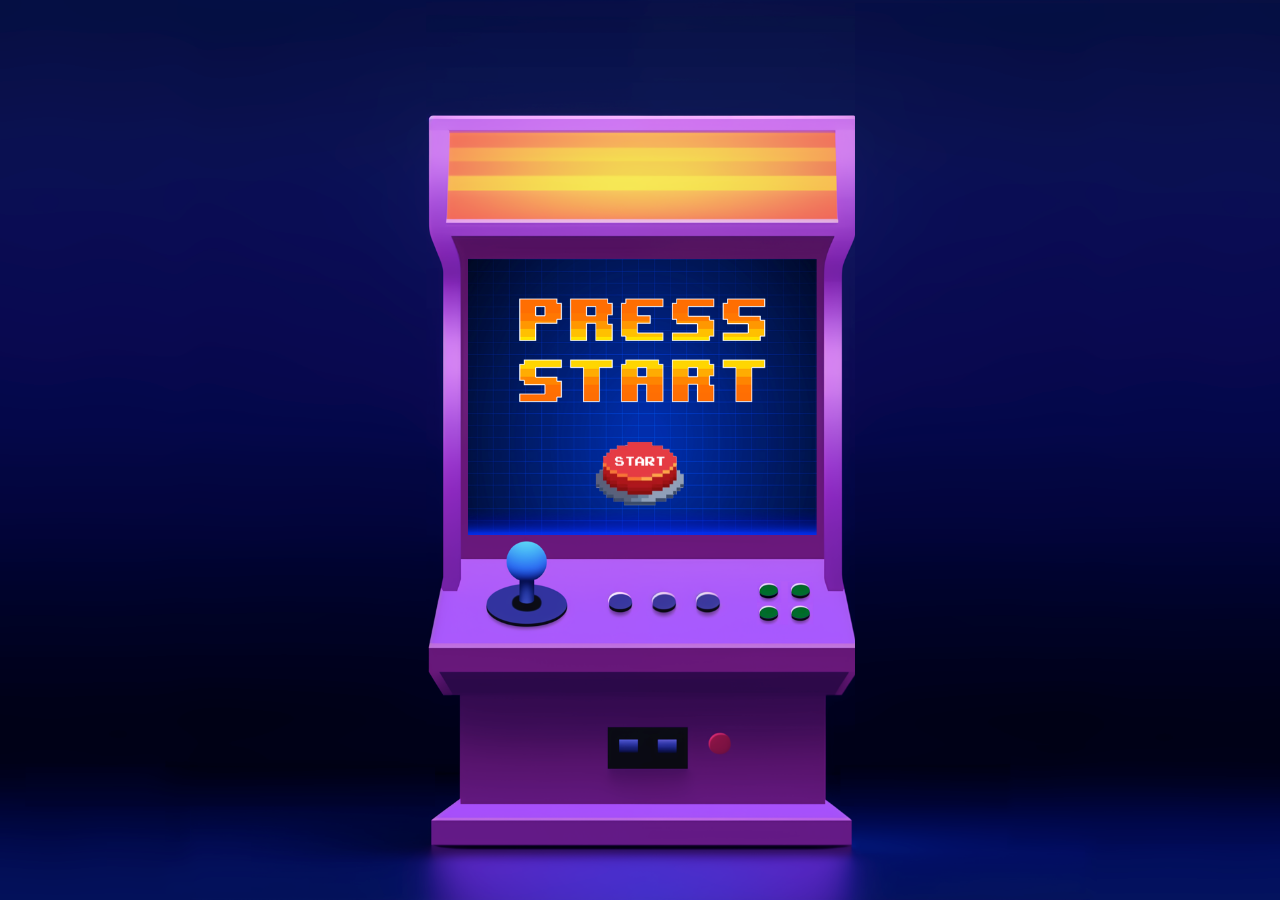
<file: index.html>
<!--
    
Clint Steadman
    
index.html

Press Start images - Gipher.com
Red Button images - Shutterstock.com
Arcade Cabinet image - Midjourney.com
-->

<!DOCTYPE html>
<html lang="en">
<head>
    <title>Clint's Portfolio</title>
    <meta name="viewport" content="width=device-width, initial-scale=1, maximum-scale=1, minimum-scale=1" />
    <link href="https://fonts.googleapis.com/css2?family=Russo+One&display=swap" rel="stylesheet">
    <link href="https://fonts.googleapis.com/css2?family=Roboto+Mono:wght@500&display=swap" rel="stylesheet">
    <link rel="stylesheet" type="text/css" href="default.css">
</head>
<!--Press Start and Button images-->
<body id="index">
    <div class="transition-container initial">
        <div class="index-centered-content">
            <div class="image-container">
                <img src="images/PressStart1V2.png" alt="Press Start" id="image1">
                <img src="images/PressStart2V2.png" alt="Press Start 2" id="image2" style="display: none;">
            </div>
            <div class="red-button-container">
                <img src="images/RedButtonUpV2.png" alt="Red Button Up" id="redButtonUp" class="red-button">
                <img src="images/RedButtonDownV2.png" alt="Red Button Down" id="redButtonDown" class="red-button" style="display: none;">
            </div>
        </div>
    </div>
    
    <!-- external script.js for transitions -->
    <script type="text/javascript" src="script.js"></script>
</body>
</html>
</file>
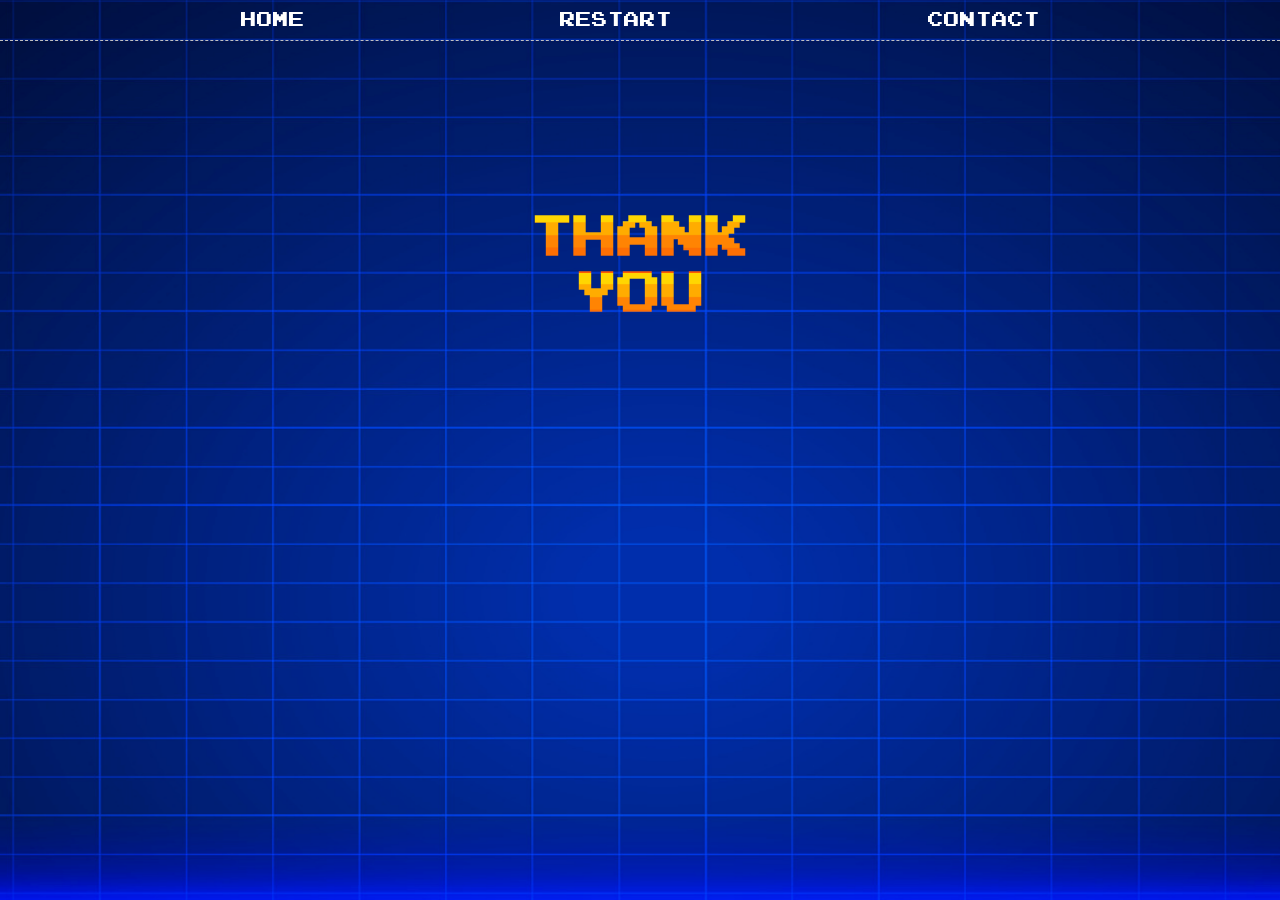
<file: emailresponse.html>
<!--
    
Clint Steadman

emailresponse.html
Most Code that is commented out is saved for implementation later

Grid background/space invader images - vecteezy.com
Basic html layout/theme dot code - https://www.youtube.com/@DennisIvy
-->

<!doctype html>
<html lang="en">
<head>
	<title>Post Name</title>


	<meta name="viewport" content="width=device-width, initial-scale=1, maximum-scale=1, minimum-scale=1" />

	<link href="https://fonts.googleapis.com/css2?family=Russo+One&display=swap" rel="stylesheet">

	<link href="https://fonts.googleapis.com/css2?family=Roboto+Mono:wght@500&display=swap" rel="stylesheet">

	<link rel="stylesheet" type="text/css" href="default.css">


	<style type="text/css">
		.img-container{
			max-width: 600px;
		}

		img{
			width: 100%
		}

	</style>

</head>
<body class="post-body">
	<div class="nav-wrapper">

		<!--Navbar-->
		<ul id="navigation">
			<li><a href="landingpage.html">Home</a></li>

		</ul>
		<ul id="navigation">
			<!-- Contact link in navigation -->
			<li><a href="index.html">Restart</a></li> 
		</ul>  
		<!--
			<div class="space-invader-wrapper">
				<img id="space-invader" class="browser-image" src="images/spaceinvader.png" alt="Space Invader">
				<img id="space-invader" class="browser-image" src="images/spaceinvader.png" alt="Space Invader">
				<img id="space-invader" class="browser-image" src="images/spaceinvader.png" alt="Space Invader">
			</div>
		-->
		<ul id="navigation">
			<li><a href="landingpage.html#contact-form">Contact</a></li>

		</ul>
	</div>
	<!--Content intro-->
	<div class="main-container">
		<br><br><br><br><br><br>
		<div style="display: flex; justify-content: center; align-items: center; padding-top: 20px;">
            <h1>Thank<br>you</h1>
		</div>		
		<br><br>
		</div>
	</div>
</body>
</html>
</file>
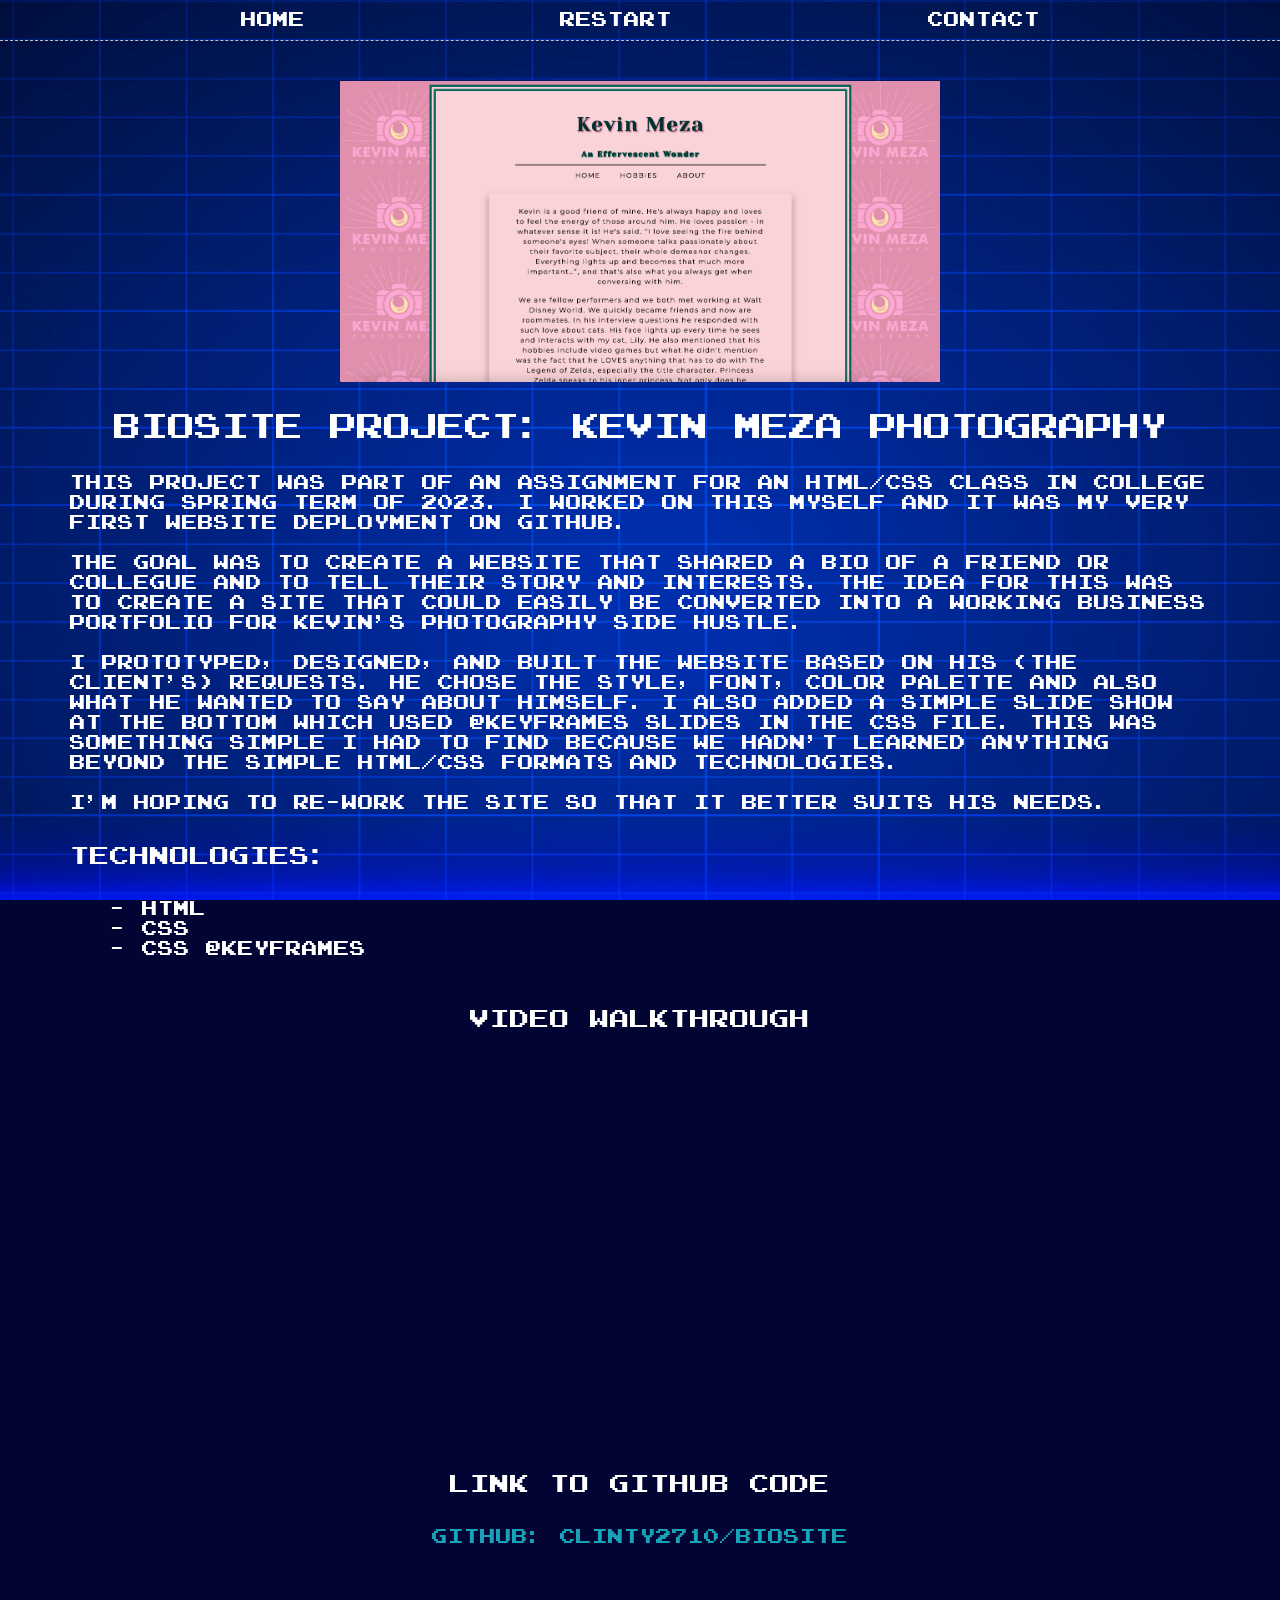
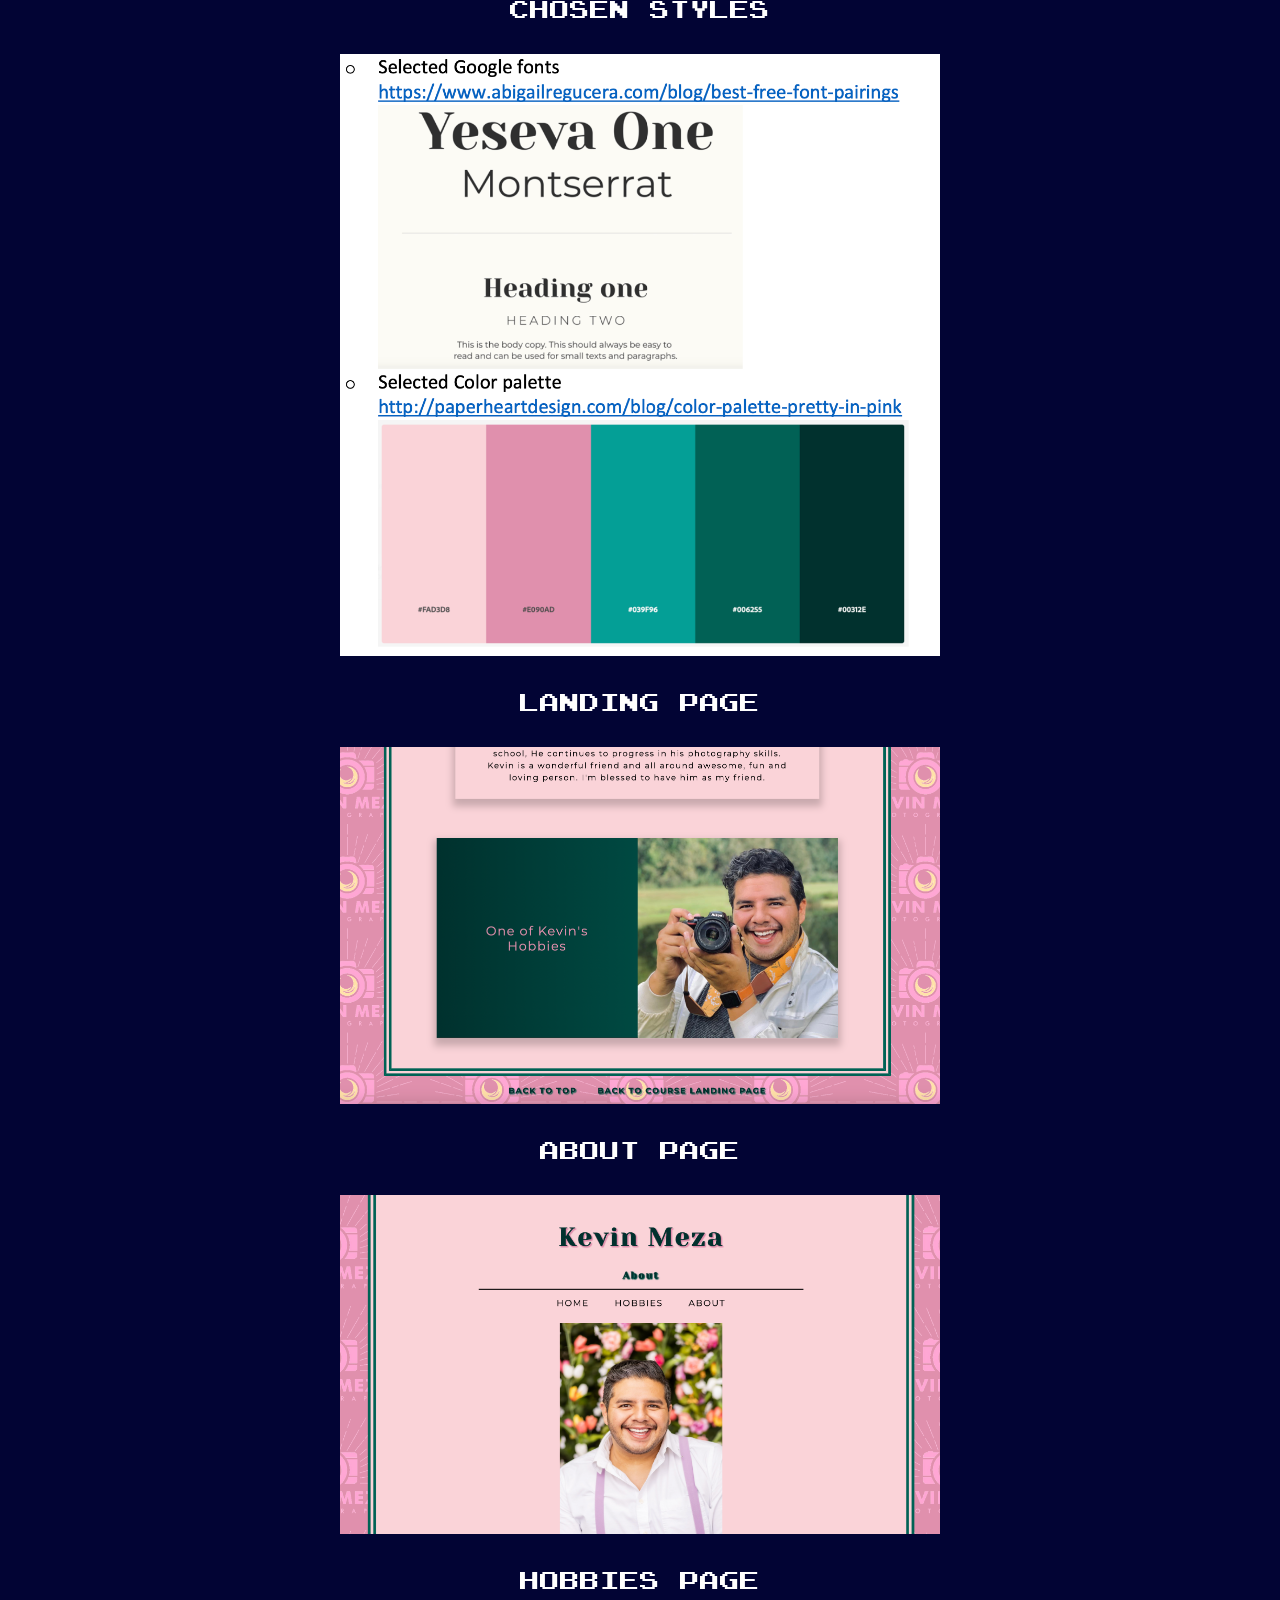
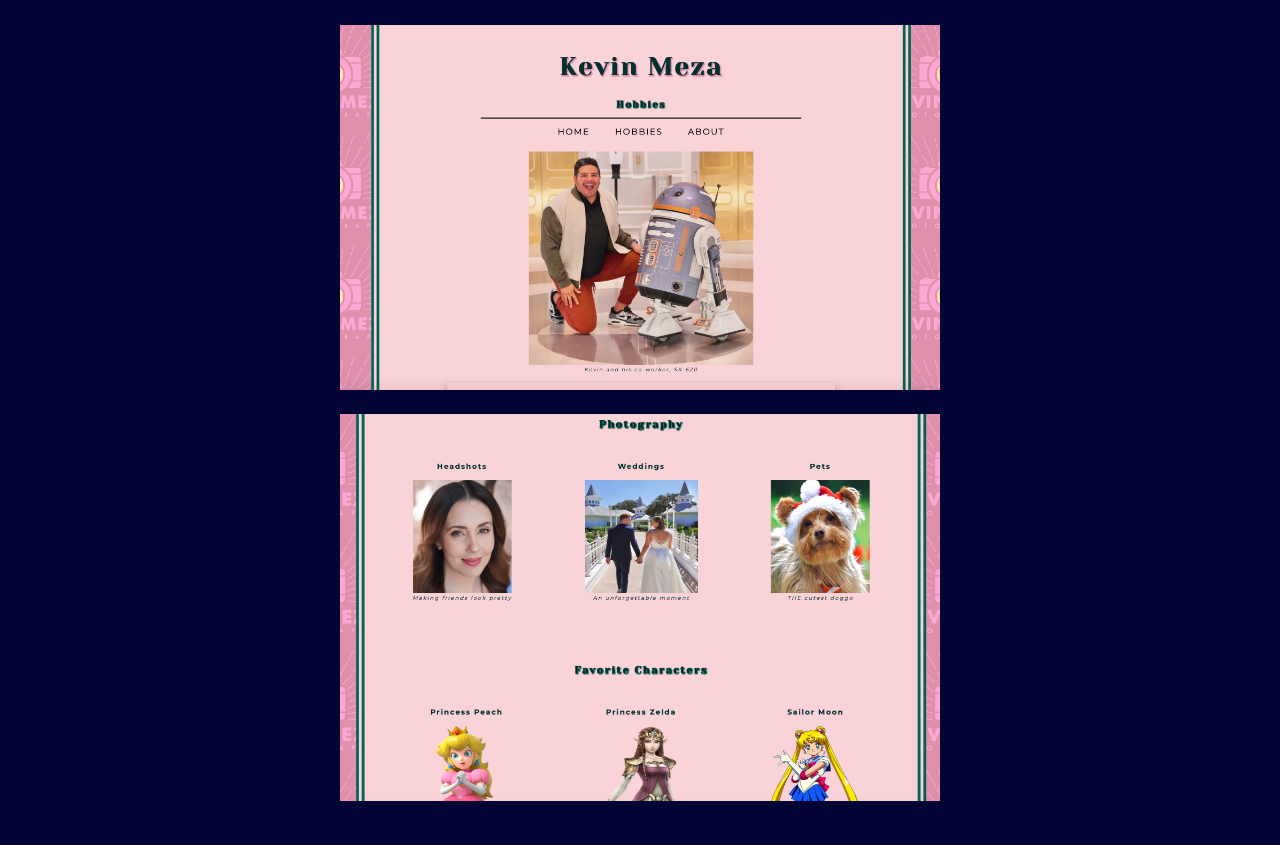
<file: post2.html>
<!--
    
Clint Steadman

post2.html
Grid background/space invader images - vecteezy.com
Basic html layout/theme dot code - https://www.youtube.com/@DennisIvy
-->

<!doctype html>
<html lang="en">
<head>
	<title>Post Name</title>


	<meta name="viewport" content="width=device-width, initial-scale=1, maximum-scale=1, minimum-scale=1" />

	<link href="https://fonts.googleapis.com/css2?family=Russo+One&display=swap" rel="stylesheet">

	<link href="https://fonts.googleapis.com/css2?family=Roboto+Mono:wght@500&display=swap" rel="stylesheet">

	<link rel="stylesheet" type="text/css" href="default.css">


	<style type="text/css">
		.img-container{
			max-width: 600px;
		}

		img{
			width: 100%
		}

	</style>

</head>
<body class="post-body">
	<div class="nav-wrapper">

		<!--Navbar-->
		<ul id="navigation">
			<li><a href="landingpage.html">Home</a></li>

		</ul>
		<ul id="navigation">
			<!-- Contact link in navigation -->
			<li><a href="index.html">Restart</a></li> 
		</ul>  
		<!--
			<div class="space-invader-wrapper">
				<img id="space-invader" class="browser-image" src="images/spaceinvader.png" alt="Space Invader">
				<img id="space-invader" class="browser-image" src="images/spaceinvader.png" alt="Space Invader">
				<img id="space-invader" class="browser-image" src="images/spaceinvader.png" alt="Space Invader">
			</div>
		-->
		<ul id="navigation">
			<li><a href="landingpage.html#contact-form">Contact</a></li>

		</ul>
	</div>
	<!--Content intro-->
	<div class="main-container">
		<br>

		<div style="display: flex; justify-content: center; align-items: center; padding-top: 20px;">
			<div class="img-container">
				<img src="images/kevintitle.png" style="display: block; margin: 0 auto;">
			</div>
		</div>		
		
		<h3 style="text-align: center;">Biosite Project: Kevin Meza Photography</h3>

		<p>This project was part of an assignment for an HTML/CSS class in college during spring term of 2023. I worked on this myself and it was my very first website deployment on Github.
		<br>
		<br>
		The goal was to create a website that shared a Bio of a friend or collegue and to tell their story and interests. The idea for this was to create a site that could easily be converted into a working business portfolio for Kevin's Photography side hustle.
		<br>
		<br>
		I Prototyped, designed, and built the website based on his (the client's) requests. He chose the style, font, color palette and also what he wanted to say about himself. I also added a simple slide show at the bottom which used @keyframes slides in the CSS file. 
		This was something simple I had to find because we hadn't learned anything beyond the simple html/css formats and technologies. 
		<br>
		<br>
		I'm hoping to re-work the site so that it better suits his needs. </p>

		<h5>Technologies:</h5>
		<ul>
			<li>- HTMl</li>
			<li>- CSS</li>
			<li>- CSS @keyframes</li>
		</ul>

		<!--Content Demo and screenshots-->
		<div style="display: flex; flex-direction: column; align-items: center; text-align: center;">

			<h5>Video Walkthrough</h5>
				<iframe width="672" height="378" src="https://www.youtube.com/embed/t48WQmwA7_U?si=-4DeUFqbbBdF8sxL" 
					title="YouTube video player" frameborder="0" allow="accelerometer; autoplay; clipboard-write; encrypted-media; 
					gyroscope; picture-in-picture; web-share" allowfullscreen>
				</iframe>

			<h5>Link to Github code</h5>
			<a target="_blank" href="https://github.com/clinty2710/bioSite" role="button">Github: clinty2710/bioSite</a>  
			<br>

			<h5>Chosen Styles</h5>
			<div class="img-container">
				<img src="images/kevinstyles.png">
			</div>

			<h5>Landing Page</h5>
			<div class="img-container">
				<img src="images/biosite.png">
			</div>

			<h5>About Page</h5>
			<div class="img-container">
				<img src="images/kevinabout.png">
			</div>

			<h5>Hobbies Page</h5>
			<div class="img-container">
				<img src="images/kevinhobbies1.png">
				<br><br>
				<img src="images/kevinhobbies2.png">
			</div>
			<br><br>
		</div>
	</div>
</body>
</html>
</file>
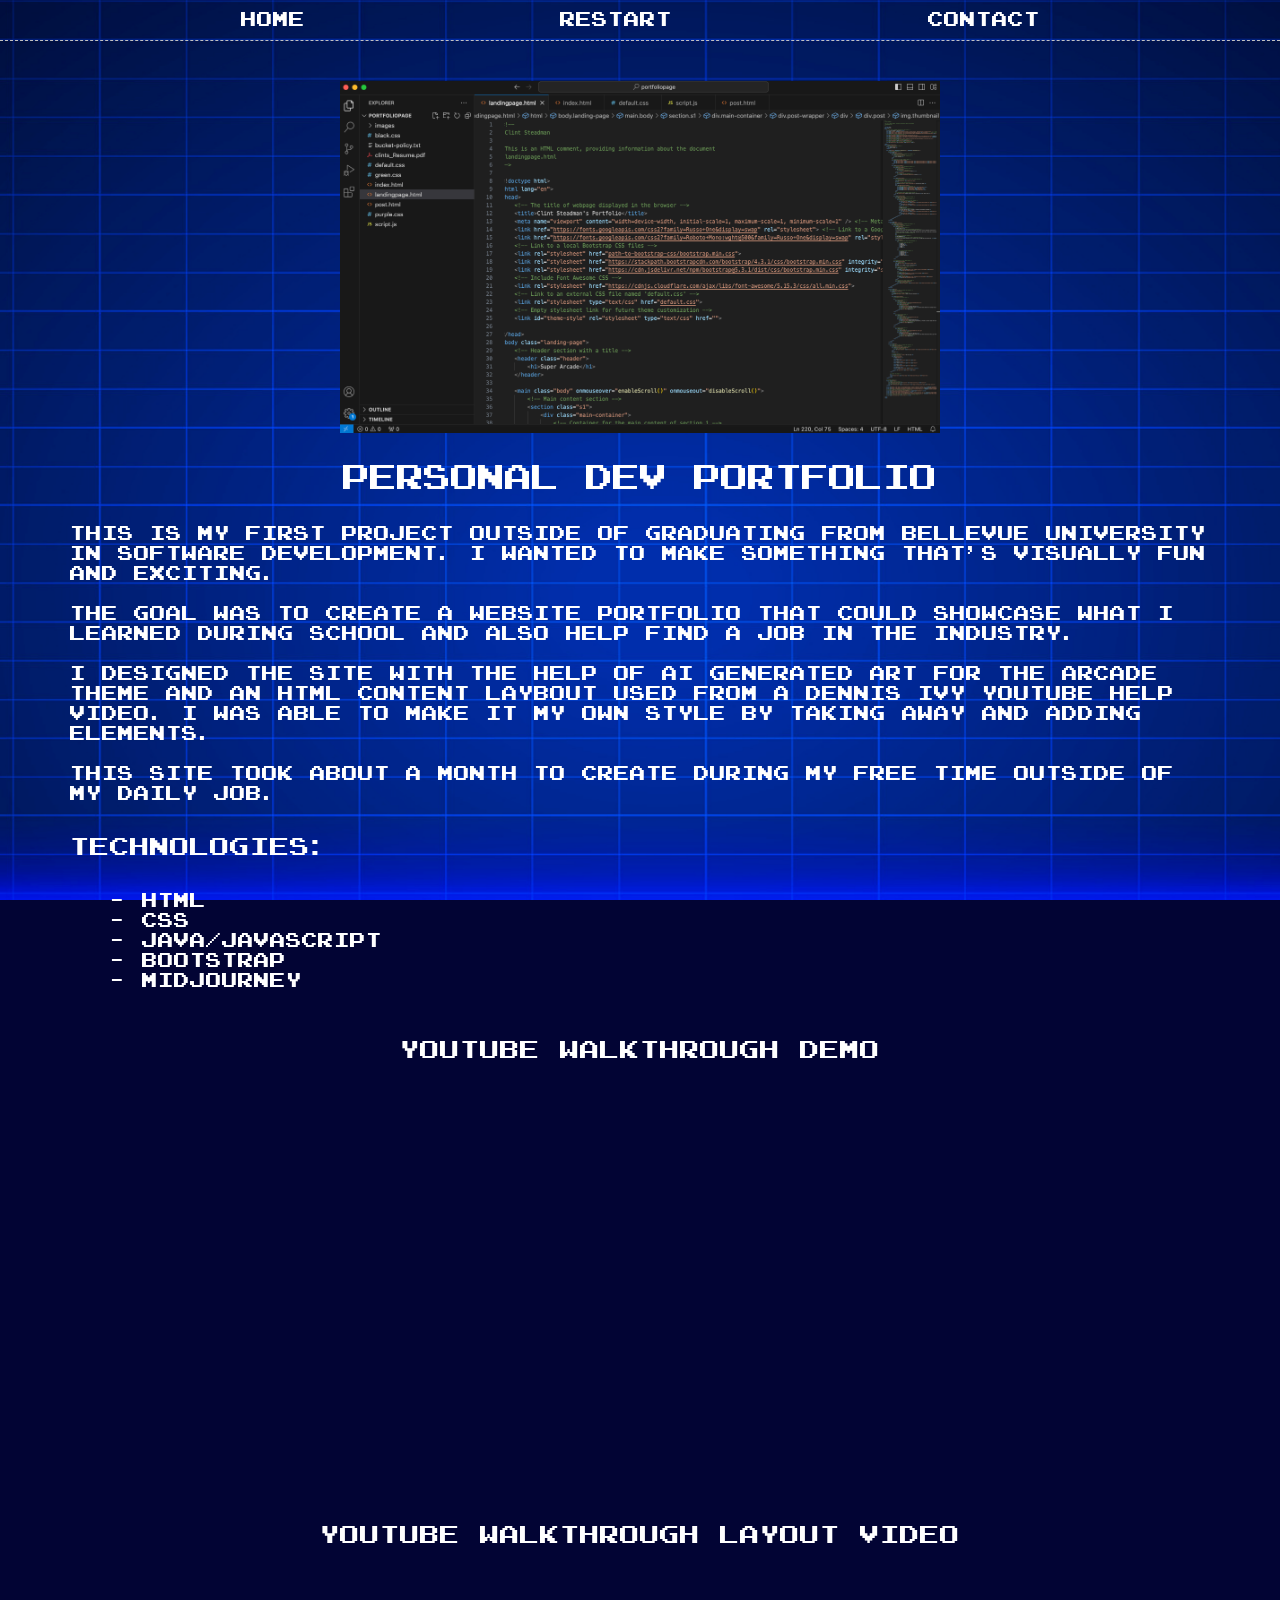
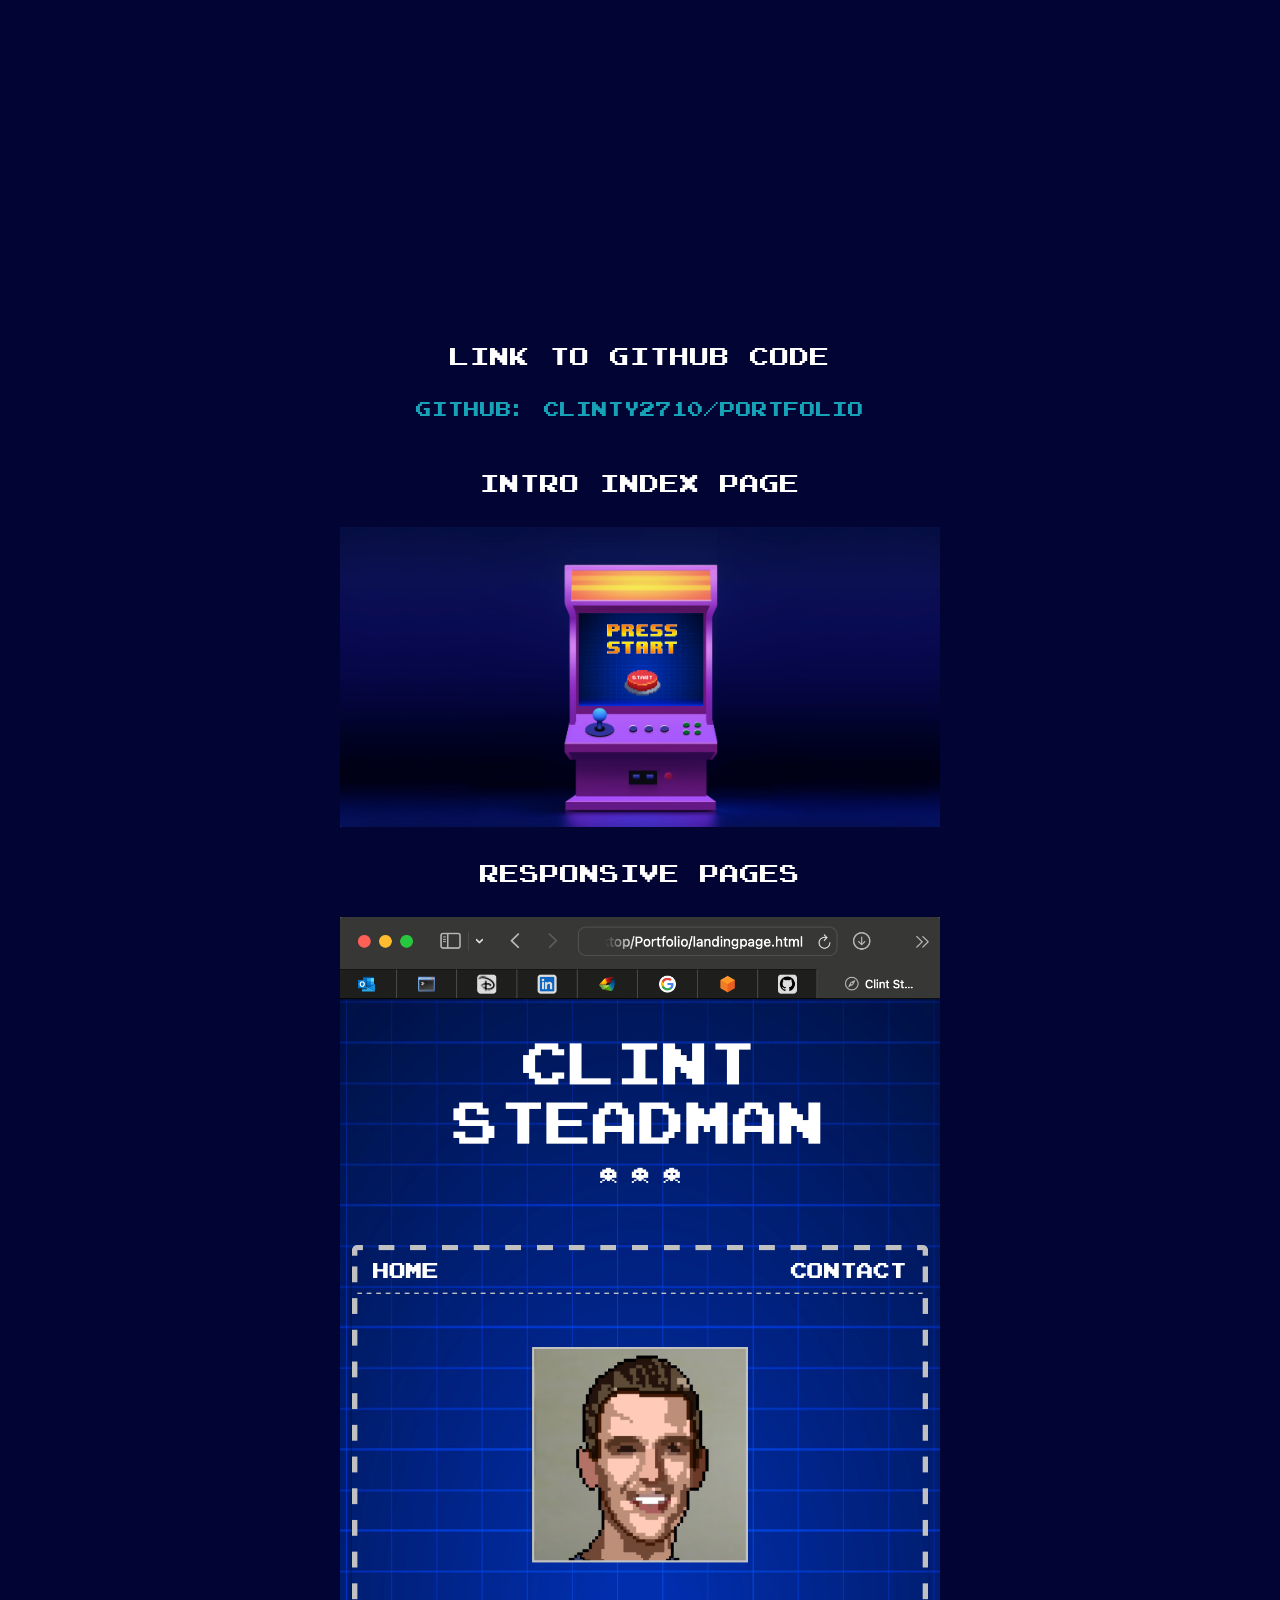
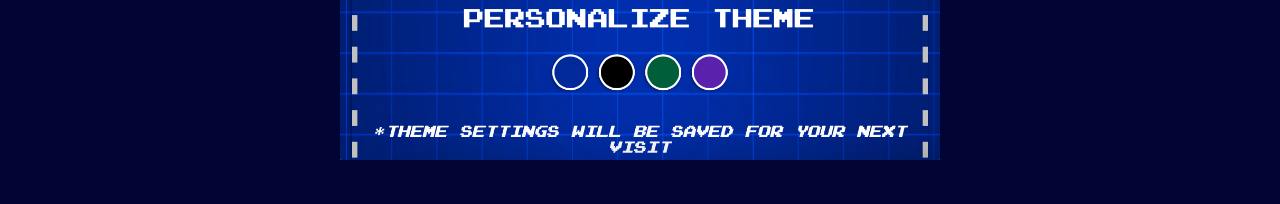
<file: post3.html>
<!--
    
Clint Steadman

post3.html
Grid background/space invader images - vecteezy.com
Basic html layout/theme dot code - https://www.youtube.com/@DennisIvy
-->

<!doctype html>
<html lang="en">
<head>
	<title>Project Portfolio</title>


	<meta name="viewport" content="width=device-width, initial-scale=1, maximum-scale=1, minimum-scale=1" />

	<link href="https://fonts.googleapis.com/css2?family=Russo+One&display=swap" rel="stylesheet">

	<link href="https://fonts.googleapis.com/css2?family=Roboto+Mono:wght@500&display=swap" rel="stylesheet">

	<link rel="stylesheet" type="text/css" href="default.css">


	<style type="text/css">
		.img-container{
			max-width: 600px;
		}

		img{
			width: 100%
		}

	</style>

</head>
<body class="post-body">
	<div class="nav-wrapper">

		<!--Navbar-->
		<ul id="navigation">
			<li><a href="landingpage.html">Home</a></li>

		</ul>
		<ul id="navigation">
			<!-- Contact link in navigation -->
			<li><a href="index.html">Restart</a></li> 
		</ul>  
		<!--
			<div class="space-invader-wrapper">
				<img id="space-invader" class="browser-image" src="images/spaceinvader.png" alt="Space Invader">
				<img id="space-invader" class="browser-image" src="images/spaceinvader.png" alt="Space Invader">
				<img id="space-invader" class="browser-image" src="images/spaceinvader.png" alt="Space Invader">
			</div>
		-->
		<ul id="navigation">
			<li><a href="landingpage.html#contact-form">Contact</a></li>

		</ul>
	</div>
	<!--Content intro-->
	<div class="main-container">
		<br>

		<div style="display: flex; justify-content: center; align-items: center; padding-top: 20px;">
			<div class="img-container">
				<img src="images/code.png" style="display: block; margin: 0 auto;">
			</div>
		</div>		
		
		<h3 style="text-align: center;">Personal Dev Portfolio</h3>

		<p>This is my first project outside of graduating from Bellevue University in Software Development. I wanted to make something that's visually fun and exciting.
		<br>
		<br>
		The goal was to create a website portfolio that could showcase what I learned during school and also help find a job in the industry.
		<br>
		<br>
		I designed the site with the help of ai generated art for the arcade theme and an HTML content laybout used from a Dennis Ivy Youtube help video. I was able to make it my own style by taking away and adding elements. 
		<br>
		<br>
		This site took about a month to create during my free time outside of my daily job. </p>

		<h5>Technologies:</h5>
		<ul>
			<li>- HTML</li>
			<li>- CSS</li>
			<li>- Java/Javascript</li>
			<li>- Bootstrap</li>
			<li>- Midjourney</li>
		</ul>

		<!--Content Demo and screenshots-->
		<div style="display: flex; flex-direction: column; align-items: center; text-align: center;">

			<h5>Youtube walkthrough demo</h5>
			<iframe width="672" height="378" src="https://www.youtube.com/embed/inhoP1d-6uM?si=cTwG5e6a4QjyQKzs" 
			title="YouTube video player" frameborder="0" allow="accelerometer; autoplay; clipboard-write; 
			encrypted-media; gyroscope; picture-in-picture; web-share" allowfullscreen>
			</iframe>
			<br>
			<h5>Youtube walkthrough Layout video</h5>
			<iframe width="560" height="315" src="https://www.youtube.com/embed/r_hYR53r61M?si=6N3byw_uJyW4TRqX" 
				title="YouTube video player" frameborder="0" allow="accelerometer; autoplay; clipboard-write; 
				encrypted-media; gyroscope; picture-in-picture; web-share" allowfullscreen>
			</iframe>
			<br>
			<h5>Link to Github code</h5>
			<a target="_blank" href="https://github.com/clinty2710/Portfolio" role="button">Github: clinty2710/Portfolio</a>  
			<br>
			<h5>intro index page</h5>
			<div class="img-container">
				<img src="images/index.png">
			</div>
			<h5>Responsive Pages</h5>
			<div class="img-container">
				<img src="images/responsivepage.png">
			</div>
			<br><br>
		</div>
	</div>
</body>
</html>
</file>
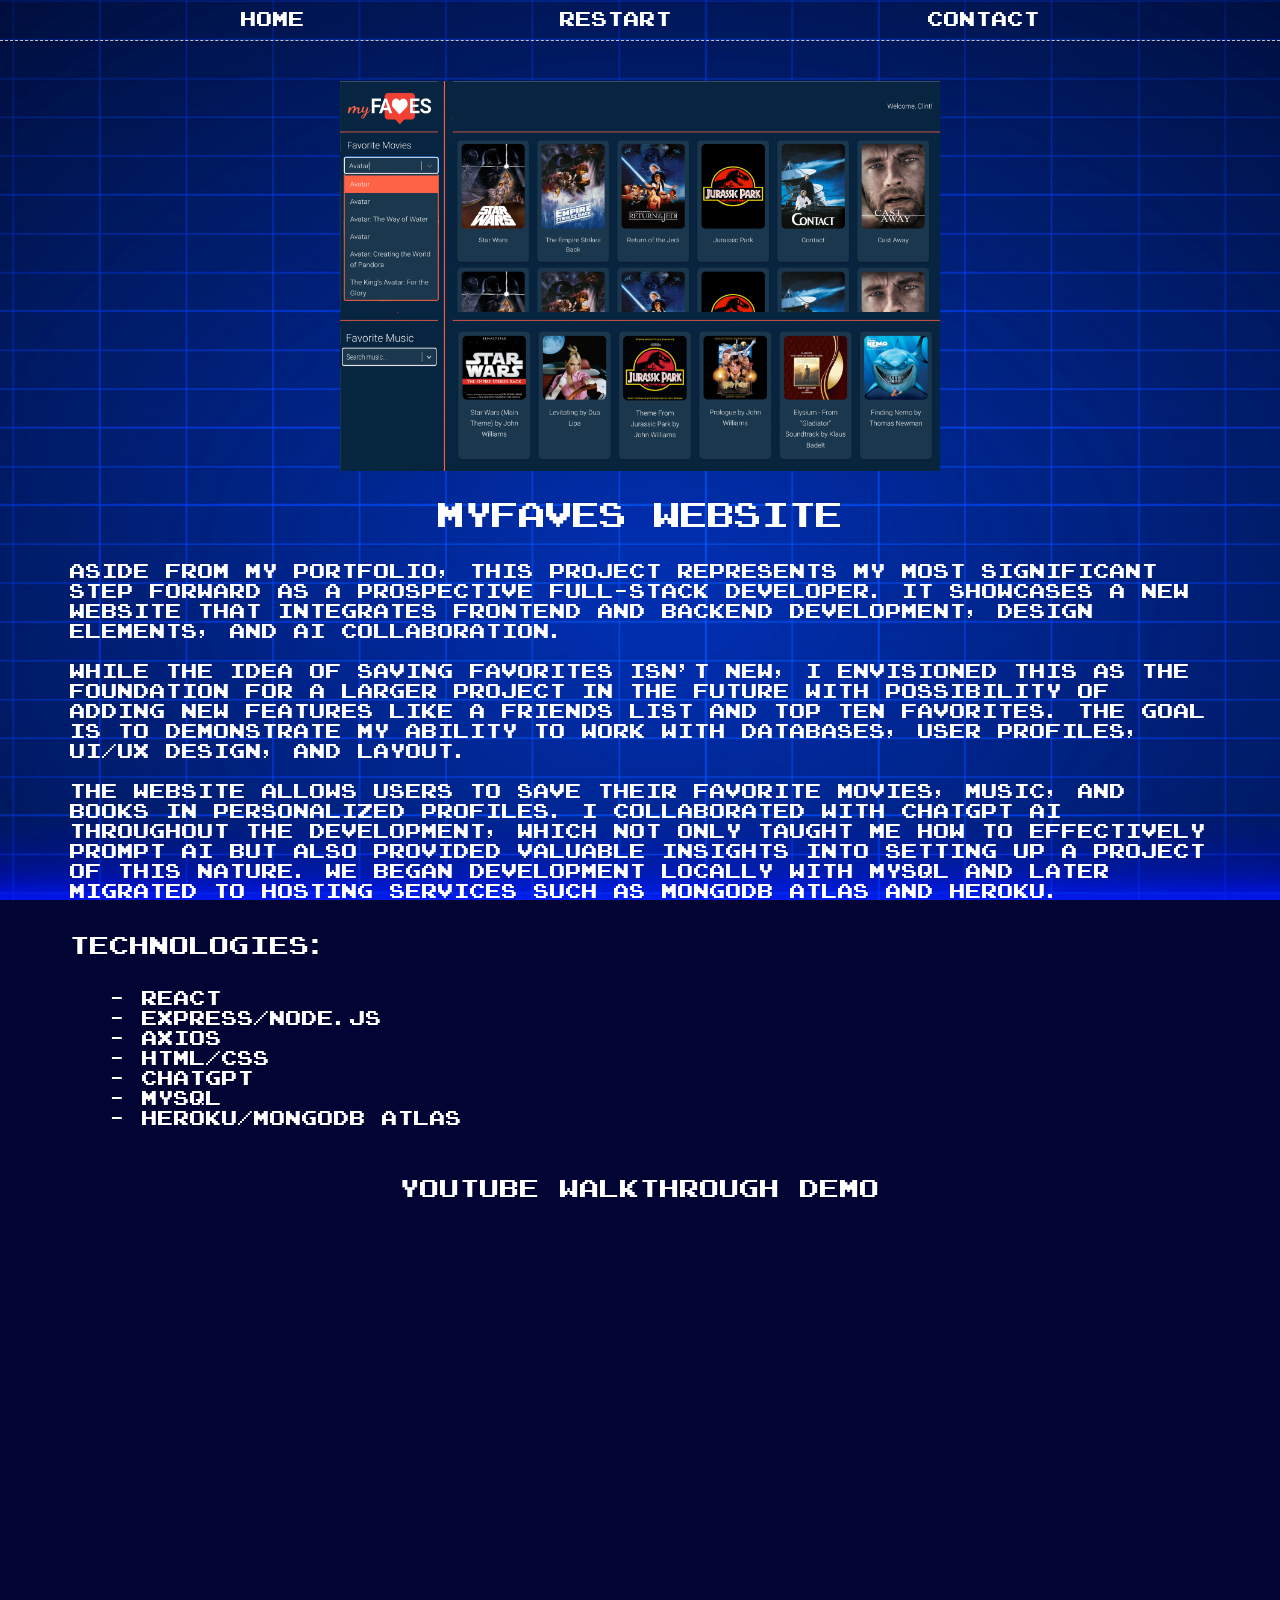
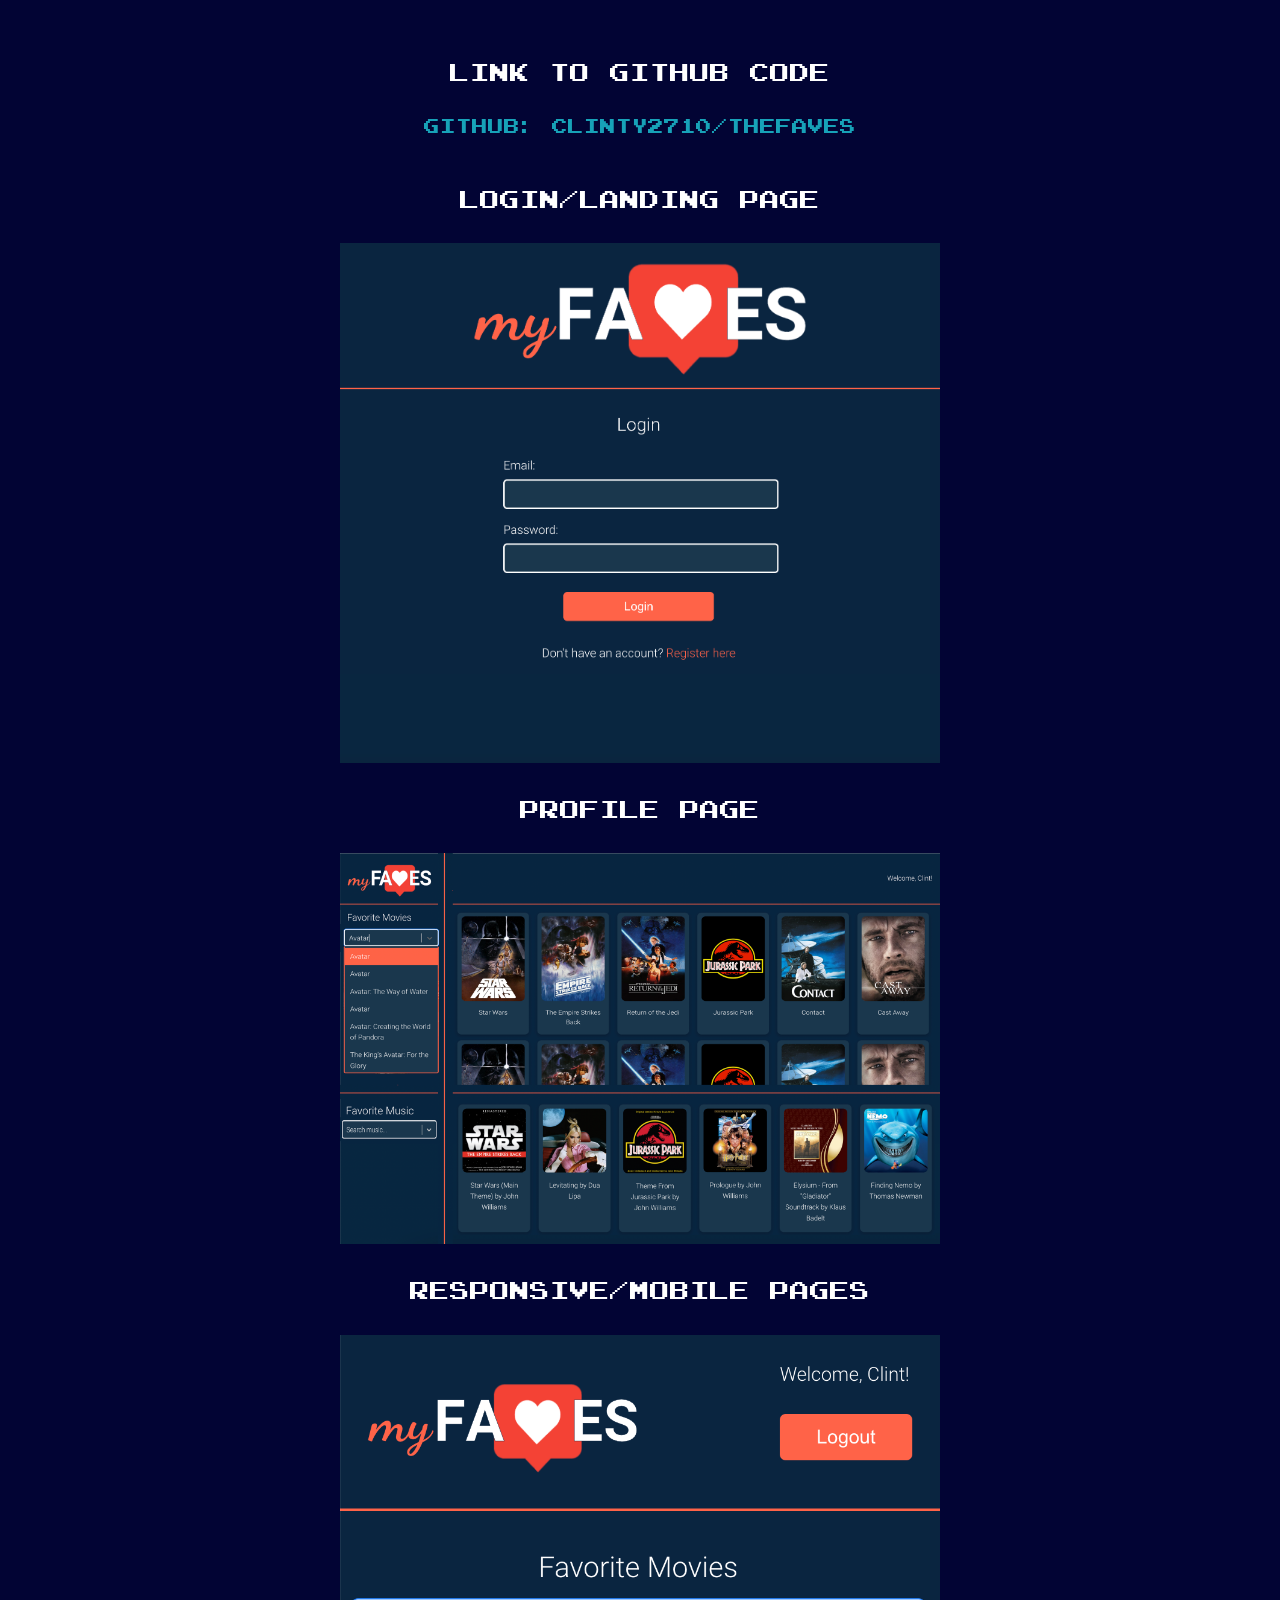
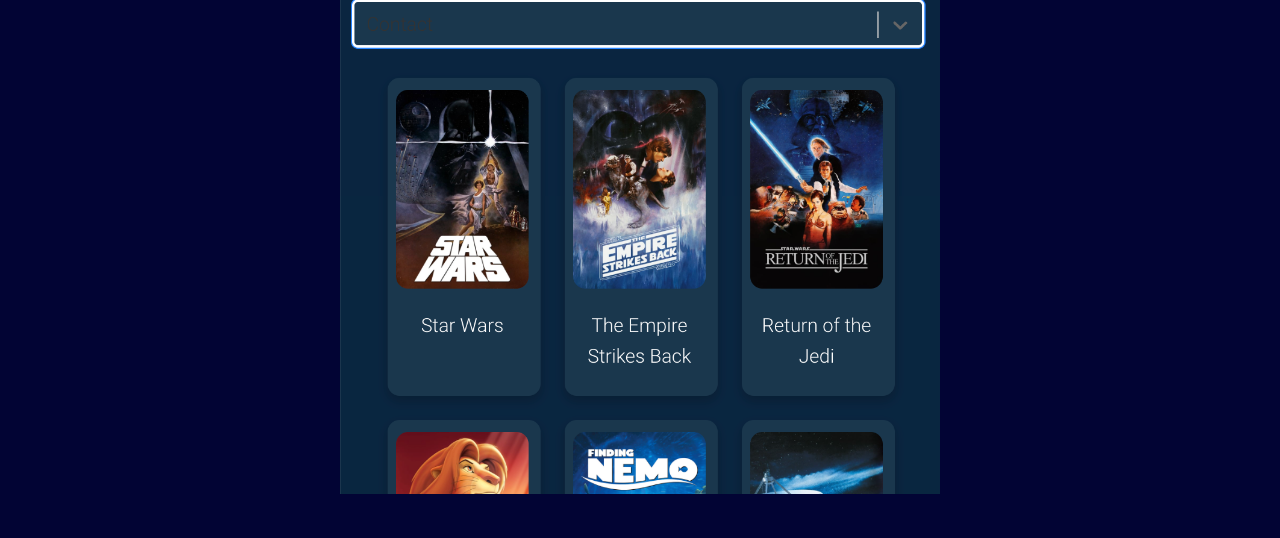
<file: post4.html>
<!--
    
Clint Steadman

post4.html
Grid background/space invader images - vecteezy.com
Basic html layout/theme dot code - https://www.youtube.com/@DennisIvy
-->

<!doctype html>
<html lang="en">
<head>
	<title>Project myFAVES</title>


	<meta name="viewport" content="width=device-width, initial-scale=1, maximum-scale=1, minimum-scale=1" />

	<link href="https://fonts.googleapis.com/css2?family=Russo+One&display=swap" rel="stylesheet">

	<link href="https://fonts.googleapis.com/css2?family=Roboto+Mono:wght@500&display=swap" rel="stylesheet">

	<link rel="stylesheet" type="text/css" href="default.css">


	<style type="text/css">
		.img-container{
			max-width: 600px;
		}

		img{
			width: 100%
		}

	</style>

</head>
<body class="post-body">
	<div class="nav-wrapper">

		<!--Navbar-->
		<ul id="navigation">
			<li><a href="landingpage.html">Home</a></li>

		</ul>
		<ul id="navigation">
			<!-- Contact link in navigation -->
			<li><a href="index.html">Restart</a></li> 
		</ul>  
		<!--
			<div class="space-invader-wrapper">
				<img id="space-invader" class="browser-image" src="images/spaceinvader.png" alt="Space Invader">
				<img id="space-invader" class="browser-image" src="images/spaceinvader.png" alt="Space Invader">
				<img id="space-invader" class="browser-image" src="images/spaceinvader.png" alt="Space Invader">
			</div>
		-->
		<ul id="navigation">
			<li><a href="landingpage.html#contact-form">Contact</a></li>

		</ul>
	</div>
	<!--Content intro-->
	<div class="main-container">
		<br>

		<div style="display: flex; justify-content: center; align-items: center; padding-top: 20px;">
			<div class="img-container">
				<img src="images/myFAVES.png" style="display: block; margin: 0 auto;">
			</div>
		</div>		
		
		<h3 style="text-align: center;">myFAVES Website</h3>

		<p>Aside from my portfolio, this project represents my most significant step forward as a prospective Full-Stack Developer. 
			It showcases a new website that integrates frontend and backend development, design elements, and AI collaboration.
		<br>
		<br>
		While the idea of saving favorites isn't new, I envisioned this as the foundation for a larger project in the future with possibility of adding new features like a friends list and top ten favorites. 
		The goal is to demonstrate my ability to work with databases, user profiles, UI/UX design, and layout.
		<br>
		<br>
		The website allows users to save their favorite movies, music, and books in personalized profiles. 
		I collaborated with ChatGPT AI throughout the development, which not only taught me how to effectively prompt AI but also provided valuable insights into setting up a project of this nature. 
		We began development locally with MySQL and later migrated to hosting services such as MongoDB Atlas and Heroku.</p>

		<h5>Technologies:</h5>
		<ul>
			<li>- REACT</li>
			<li>- Express/Node.js</li>
			<li>- Axios</li>
			<li>- HTML/CSS</li>
			<li>- ChatGPT</li>
			<li>- mySQL</li>
			<li>- Heroku/MongoDB Atlas</li>
		</ul>

		<!--Content Demo and screenshots-->
		<div style="display: flex; flex-direction: column; align-items: center; text-align: center;">

			<h5>Youtube walkthrough demo</h5>
			<iframe width="672" height="378" src="https://www.youtube.com/embed/XE3mUhcsynM?si=9uZbYFJmsIaIQXjx" 
			title="YouTube video player" frameborder="0" allow="accelerometer; autoplay; clipboard-write; encrypted-media; gyroscope; picture-in-picture; web-share" 
			referrerpolicy="strict-origin-when-cross-origin" allowfullscreen>
			</iframe>
			<br>
			<h5>Link to Github code</h5>
			<a target="_blank" href="https://github.com/clinty2710/TheFaves" role="button">Github: clinty2710/TheFaves</a>  
			<br>
			<h5>Login/Landing page</h5>
			<div class="img-container">
				<img src="images/myFAVESlogin.png">
			</div>
			<h5>Profile page</h5>
			<div class="img-container">
				<img src="images/myFAVES.png">
			</div>
			<h5>Responsive/Mobile Pages</h5>
			<div class="img-container">
				<img src="images/myFAVESmobile.png">
			</div>
			<br><br>
		</div>
	</div>
</body>
</html>
</file>
<file: default.css>
/*
    
Clint Steadman
    
default.css
Most Code that is commented out is saved for implementation later
*/

/* variables for css ----------------------------------------------------------------------------------------*/
:root{
	/*--mainColor:#eaeaea;*/
	/*--secondaryColor:#fff;*/

	--borderColor:#c1c1c1;

    --titleText: url('images/orangegradient.png');

	--mainText: white;
	--secondaryText:white;

	--themeDotBorder:white;

	--previewBg:rgb(25, 39, 52, 0.8);
	--previewShadow:#111921;

	--buttonColor: green;

	--defaultBackgroundImage: url('images/bluegrid2.png'); /* Vecteezy.com */


}

/* base Arcade Clint page with background image -------------------------------------------------------------*/
@font-face {
	font-family: "Arcade Normal";
	src: url('fonts/ARCADE_N.TTF') format('TrueType');
}

html {
	background-color: #020434;
	background-size: 100% 100%;
    background-repeat: no-repeat;
    background-attachment: fixed;
    background-position: center center;
    position: absolute;
    top: 0;
    left: 0;
    width: 100%;
    height: 100%;
    z-index: -1;
	
}

img {
    max-width: 100%;
    height: auto;
}

.transition-container {
    background: transparent;
    overflow: hidden;
    font-family: "Arcade Normal", Times, Serif;
    color: white;
    position: relative;
    z-index: 1;
    transition: all 1s ease;
}

/* background arcade image for future use
.background-image {
    position: absolute;
	transition-property: smooth;
    top: 0;
    left: 0;
    width: 100%;
    height: 100vh;
    z-index: -1;
}

#arcade-cabinet {
    width: 100%;
    height: 100%;
}


.header {
	font-family: "Arcade Normal", Times, Serif;
    color: purple;
    height: 100px;
    padding: 20px;
    text-align: center;
}
*/

/* Style the scrollable content area with padding -----------------------------------------------------*/

/* styles for .body for arcade cabinet 
.body {
    position: absolute;
	transition-property: smooth;
    overflow: hidden;
    padding: 0;
    margin: 35px 155px 100px 155px;
    background-image: var(--defaultBackgroundImage);
    background-size: 100% 100%;
    background-repeat: no-repeat;
    height: 100%;
    max-height: 430px;
    overflow-y: auto;
}


.post-body {
    position: relative;
	font-family: "Arcade Normal", Times, Serif;
	color: white;
}

.post-body::before {
    content: "";
    background-image: url('images/bluegrid.png');
	background-size: cover;
	background-repeat: no-repeat;
	background-attachment: fixed;
	background-position: center center;
	overflow: hidden;
    position: absolute;
    top: 0;
    left: 0;
    right: 0;
    bottom: 0;
    z-index: -1;
}
*/

/* Default styles for .body */
.body {
    position: absolute;
    flex: auto;
    padding: 0; 
    margin: 0; 
    background-image: var(--defaultBackgroundImage);
    background-size: 100% 100%;
    background-repeat: no-repeat;
    height: 100%; 
    width: 100%;
    overflow-y: auto; 
}

/* Styles for .post-body */
.post-body {
    position: relative;
    font-family: "Arcade Normal", Times, Serif;
    color: white;
    width: 100%; 
    height: auto; 
}

/* Before pseudo-element for .post-body */
.post-body::before {
    content: "";
    background-image: url('images/bluegrid.png');
    background-size: cover;
    background-repeat: no-repeat;
    background-attachment: fixed;
    background-position: center center;
    position: fixed;
    height: 100vh;
    top: 0;
    left: 0;
    right: 0;
    bottom: 0;
    z-index: -1;
}

/* Style for index.html --------------------------------------------------------------------------------*/

#index {
    position: fixed;
    background-color: #222;
    height: 100vh;
    overflow: hidden;
}

#index::before {
    content: "";
    background-image: url('images/smallarcadeV2.png');
    background-size: cover;
    background-repeat: no-repeat;
    background-position: center;
    position: fixed;
    top: 0;
    left: 0;
    width: 100%;
    height: 100%;
    z-index: -1; 
}


.image-container img {
    position: fixed; 
    width: 100%;
    height: 100%;
    top: 0;
    left: 0;
    object-fit: cover;
    overflow: hidden;
}

.red-button-container .red-button {
    position: fixed; 
    width: 100%;
    height: 100%;
    top: 0;
    left: 0;
    object-fit: cover;
    overflow: hidden;
}


/* Styles for V1 of Press Start and Red Buttons 
.index-centered-content {
    display: flex;
    flex-direction: column;
    align-items: center;
    justify-content: center;
    height: 80vh;  
}

.image-container {
    display: flex;
    flex-direction: column;
    align-items: center;
    margin-bottom: 10px;
}

.image-container img {
    max-width: 40%;
    height: auto;
    margin-bottom: 15px;
}

.red-button-container {
    display: flex;
    flex-direction: column;
    align-items: center;
    margin-top: 20px;
}

.red-button-container .red-button {
    max-width: 30%;
    height: auto;
    margin-top: -35px;
}
*/
/* CSS for page transition -----------------------------------------------------------------------------*/

.transition-container {
    position: fixed;
    top: 0;
    left: 0;
    right: 0;
    bottom: 0;
    z-index: 9999;

    animation: zoomIn 0.5s ease-in-out; 
    animation-fill-mode: forwards; 
}

@keyframes zoomIn {
    0% {
        transform: scale(1.5); 
        opacity: 0; 
    }
    100% {
        transform: scale(1);
        opacity: 1; 
    }
}


/* Style the footer at the bottom ----------------------------------------------------------------------
.footer {
    position: fixed;
    left: 0;
    right: 0;
    bottom: 0;
    color: white;
    height: 100px; 
    padding: 10px;
    text-align: center;
	z-index: 5;
}

.joystick {
    max-width: 100px; 
	height: 150px;
    position: fixed;
    left: 23.2%; 
    bottom: 30px;
}

.tilted-joystick {
	display: none;
    width: 100px;
    height: 150px;
    position: fixed;
    left: 22%; 
    bottom: 28px;
}
*/

/* Arcade Screen Tag Styles --------------------------------------------------------------------------------*/

html, body{
	padding: 0;
	margin: 0;
	scroll-behavior: smooth;
}

body *{
	transition: 0.3s;
}


h2, h3, h4, h5, h6, strong{
	color: var(--mainText);
	font-weight: 300;
}

h1 {
    background: var(--titleText);
    background-size: contain;
    -webkit-background-clip: text;
    background-clip: text;
    color: transparent;
    font-size: 24px;
    font-weight: bold;
    text-align: center;
    width: auto;
}

p, li, span, label, input, textarea{
	color: var(--secondaryText);
}

a{
	text-decoration: none;
	color:#17a2b8;
}

ul{
	list-style: none;
}

h1 { font-size: 45px;}
h2 { font-size: 36px;}
h3 { font-size: 28px;}
h4 { font-size: 24px;}
h5 { font-size: 20px;}
h6 { font-size: 16px;}

.s1{
	background-color: var(--mainColor);
	overflow: auto;
}

.s2{
	background-color: var(--secondaryColor);
	overflow:auto;
}

.main-container {
    width: 100%; 
    max-width: 100%;
    padding: 0px;
    margin: auto; 
    overflow-x: hidden;
  }

/* Name Title --------------------------------------------------------------------------------------------*/
.greeting-wrapper {
    display: grid;
    text-align: center;
    align-content: center;
    min-height: 10em;
    margin: 0; 
}

/*.space-invader-wrapper {
    display: flex;
    justify-content: center; 
    align-items: center; 
    padding: 5px 5px 0 5px;
	margin-top: -60px;
	margin-bottom: 50px;
} */

.browser-image {
    height: 22px;
    width: 20px;
    margin: 5px;
}


.intro-wrapper {
	background-color: var(--secondaryColor);
	border: 5px dashed var(--borderColor);
	border-radius: 5px 5px 0 0;
    margin: 5px;
    padding: 5px;


	-webkit-box-shadow: -1px 1px 3px -1px rgba(0,0,0,0.75);
	-moz-box-shadow: -1px 1px 3px -1px rgba(0,0,0,0.75);
	box-shadow: -1px 1px 3px -1px rgba(0,0,0,0.75);

	display: grid;
	grid-template-columns: 1fr 1fr;
	grid-template-areas: 
		'nav-wrapper nav-wrapper'
		'left-column right-column'
	;
}

/* Nav bar and intro wrapper/theme buttons -------------------------------------------------------------------*/
.nav-wrapper{
	border-radius:5px 5px 0 0;
	grid-area: nav-wrapper;
	border-bottom: 1.5px dashed var(--borderColor);
	display: flex;
	justify-content: space-evenly;
	align-items: center;
	background-color: var(--mainColor);
}

#navigation a{
	color:var(--mainText);
}


#navigation{
	margin:0;
	padding: 10px;
}

#navigation li{
	display: inline-block;
	margin-right: 5px;
	margin-left:5px;
}

.space-invader-wrapper-2 {
    display: flex;
    justify-content: center; 
    align-items: center; 
    padding: 5px;
}

.browser-image-3 {
    height: 80px;
    width: 100px;
    margin: 5px;
    margin-top: 5px;
}

.space-invader-wrapper-3 {
    display: flex;
    justify-content: center; 
    align-items: center; 
    padding: 10px;
}

.browser-image-2 {
    height: 45px;
    width: 60px;
    margin: 5px;
    margin-top: 50px;
}


.left-column {
    grid-area: left-column;
    padding: 50px 0;
    display: flex;
    flex-direction: column;
    align-items: center;
    text-align: center;
}

.profile-pics {
    display: flex;
    justify-content: center;
    gap: 20px;
    position: relative;
}

.profile_pic {
    height: 200px;
    width: 200px;
    object-fit: cover;
    border: 2px solid var(--borderColor);
    position: relative;
    z-index: 2;
}

#image-hover {
    transition: opacity 1s;
    position: relative;
    z-index: 3;
}

#image-hover:hover {
    opacity: 0;
}

#bottom-image {
    z-index: 1;
    position: absolute;
    top: 0;
    left: 0;
}

h5 {
    line-height: 1;
}

#theme-options-wrapper {
    display: flex;
    justify-content: center;
    gap: 10px;
}

.theme-dot {
    height: 30px;
    width: 30px;
    background-color: black;
    border-radius: 50%;
    border: 2px solid var(--themeDotBorder);
    -webkit-box-shadow: -1px 1px 3px -1px rgba(0, 0, 0, 0.75);
    -moz-box-shadow: -1px 1px 3px -1px rgba(0, 0, 0, 0.75);
    box-shadow: -1px 1px 3px -1px rgba(0, 0, 0, 0.75);
    cursor: pointer;
}

.theme-dot:hover {
    border-width: 5px;
}

#default-mode {
    background-color: #002999;
}

#black-mode {
    background-color: black;
}

#green-mode {
    background-color: #005D3B;
}

#purple-mode {
    background-color: #5921AC;
}


#settings-note{
	font-size: 12px;
	font-style: italic;
	text-align: center;
}

.right-column {
    grid-area: right-column;
    display: grid;
    align-content: start;
    padding-top: 95px; 
    padding-bottom: 50px;
}


#preview-shadow{
	background-color: var(--previewShadow);
	max-width: 300px;
	height: 200px;
	padding-left: 30px;
	padding-top: 30px;
}

#preview{
	width: 300px;
	border: 2px dashed #17a2b8;
	background-color: var(--previewBg);
	padding: 15px;
	position: relative;
}

.corner{
	width:20px;
	height: 20px;
	position: absolute;
}

#corner-tl{
	top:-5px;
	left: -5px
}

#corner-tr{
	top:-5px;
	right: -5px
}

#corner-br{
	bottom:-5px;
	right: -5px
}

#corner-bl{
	bottom:-5px;
	left: -5px
}

/* About me/skills section and Social media -------------------------------------------------------------------*/
.about-wrapper{
	display: grid;
	grid-template-columns: repeat(auto-fit, minmax(320px, 1fr));
	padding-bottom: 50px;
	padding-top: 50px;
	gap:100px;
}

.about-me {
    padding: 5px;
}

hr {
    border: none;
    border-top: 5px dashed var(--borderColor);
}

#skills{
	display: flex;
	justify-content: start;
	background-color: var(--previewShadow);
    background-size: 100%;
	padding-top: 15px;
    padding: 5px;
}

.social-links{
	display: grid;
	align-content: center;
	text-align: center;
}

#social_img{
	width: 100%;
	border:2px solid var(--borderColor);
}

.social-icons {
    display: flex;
    align-items: center; 
	justify-content: center;
	gap: 50px;
}

/* Past Projects Section ---------------------------------------------------------------------------------*/
.post-wrapper{
	display: grid;
	grid-template-columns: repeat(auto-fit, 320px);
	gap:20px;
	justify-content: center;
	padding-bottom: 50px;
}

.post{
	border: 1.5px solid var(--borderColor);
	-webkit-box-shadow: -2px 7px 21px -9px rgba(0,0,0,0.75);
	-moz-box-shadow: -2px 7px 21px -9px rgba(0,0,0,0.75);
	box-shadow: -2px 7px 21px -9px rgba(0,0,0,0.75);
}

.thumbnail{
	display: block;
	width: 100%;
	height:180px;
	object-fit: cover;
}

.post-preview{
	background-color: #fff;
	padding:15px;
}

.post-title{
	color:black;
	margin: 0;
}

.post-intro{
	color:#4b5156;
	font-size: 14px;
}

/* Contact Form and end of page -----------------------------------------------------------------------*/
#contact-form{
	display: block;
	max-width: 600px;
	margin: 0 auto;
	border: 5px dashed var(--borderColor);
	padding: 15px;
	border-radius: 5px;
	background-color: var(--mainColor);
	margin-bottom: 50px;

}

#contact-form label{
	line-height: 2.7em;
}

#contact-form textarea{
	min-height: 100px;
	font-size: 14px;
}


.input-field{
	width: 98.7%;
	padding-top: 10px;
	padding-bottom:10px;
	color: black;
	background-color: #eaeaea;
	border-radius: 5px;
	border:1px solid var(--borderColor);
	font-size: 14px;
}


#submit-btn{
	font-family: "Arcade Normal", Times, Serif;
	margin-top: 10px;
	width: 100%;
	padding-top: 10px;
	padding-bottom:10px; 
	color: #fff;
	background-color: var(--buttonColor);
	border:none;
}

#space-ship {
    width: 100px; 
    display: block;
    margin: 0 auto;
	margin-bottom: 40px;
}

/* @keyframes animations */
@keyframes zoomIn {
    0% {
        transform: scale(0.1);
        opacity: 0;
    }
    100% {
        transform: scale(1);
        opacity: 1;
    }
}

@keyframes zoomOut {
    0% {
        transform: scale(1);
        opacity: 1;
    }
    100% {
        transform: scale(0.1);
        opacity: 0;
    }
}

/* Media Query for screens with a maximum width of 400px */
@media screen and (max-width: 400px) {
    #preview-shadow {
        max-width: 280px;
        height: 180px;
        padding-left: 10px;
        padding-top: 10px;
    }

    #preview {
        width: 280px;
    }
}

/* Media Query for screens with a maximum width of 400px */
@media screen and (max-width: 400px) {
    .nav-wrapper {
        font-size: smaller;
    }

    .left-column {
        padding-right: 20px;
    }

    #preview {
        padding-bottom: 5px;
        padding-left: 10px;
        padding-right: 30px;
    }

    #contact-form {
        padding: 20px;
    }
}

/* Media Query for screens with a maximum width of 720px */
@media screen and (max-width: 720px) {
    #skills {
        background-color: var(--previewShadow);
    }
}
  
/* Media Query for screens with a maximum width of 800px */
@media screen and (max-width: 800px) {
    .intro-wrapper {
        grid-template-columns: 1fr;
        grid-template-areas:
            'nav-wrapper'
            'left-column'
            'right-column';
    }

    .right-column {
        justify-content: center;
        margin-top: -100px;
        padding-bottom: 65px;
        padding-right: 73px;
    }
    .main-container {
        width: 100%; 
        padding: 0px; 
        margin: 0;
    }
}

@media screen and (max-width: 925px) {
    #skills {
        font-size: small;
        background-color: transparent;
    }
}

/* Media Query for screens with a maximum width of 720px */
@media screen and (max-width: 720px) {
    #skills {
        background-color: var(--previewShadow);
    }
}

/* Media Query for screens with a maximum width of 925px */
@media screen and (max-width: 925px) {
    .body {
        position: fixed;
        top: 0;
        left: 0;
        width: 100%;
        padding: 0;
        margin: 0;
        background-size: 100% 100%; 
        max-height: 100vh; 
        max-width: 100vw;
        overflow-y: auto;
    }

    .joystick {
        display: none;
    }

    .background-image {
        display: none;
    }
}

@media screen and (max-width: 1024px) {
    #skills {
        justify-content: start;
        margin-left: -40px;
    }
}

/* Media Query for screens with a minimum width of 1200px */
@media screen and (min-width: 1200px) {
    .main-container {
        width: 1140px; 
        margin: auto; 
    }
}
</file>
